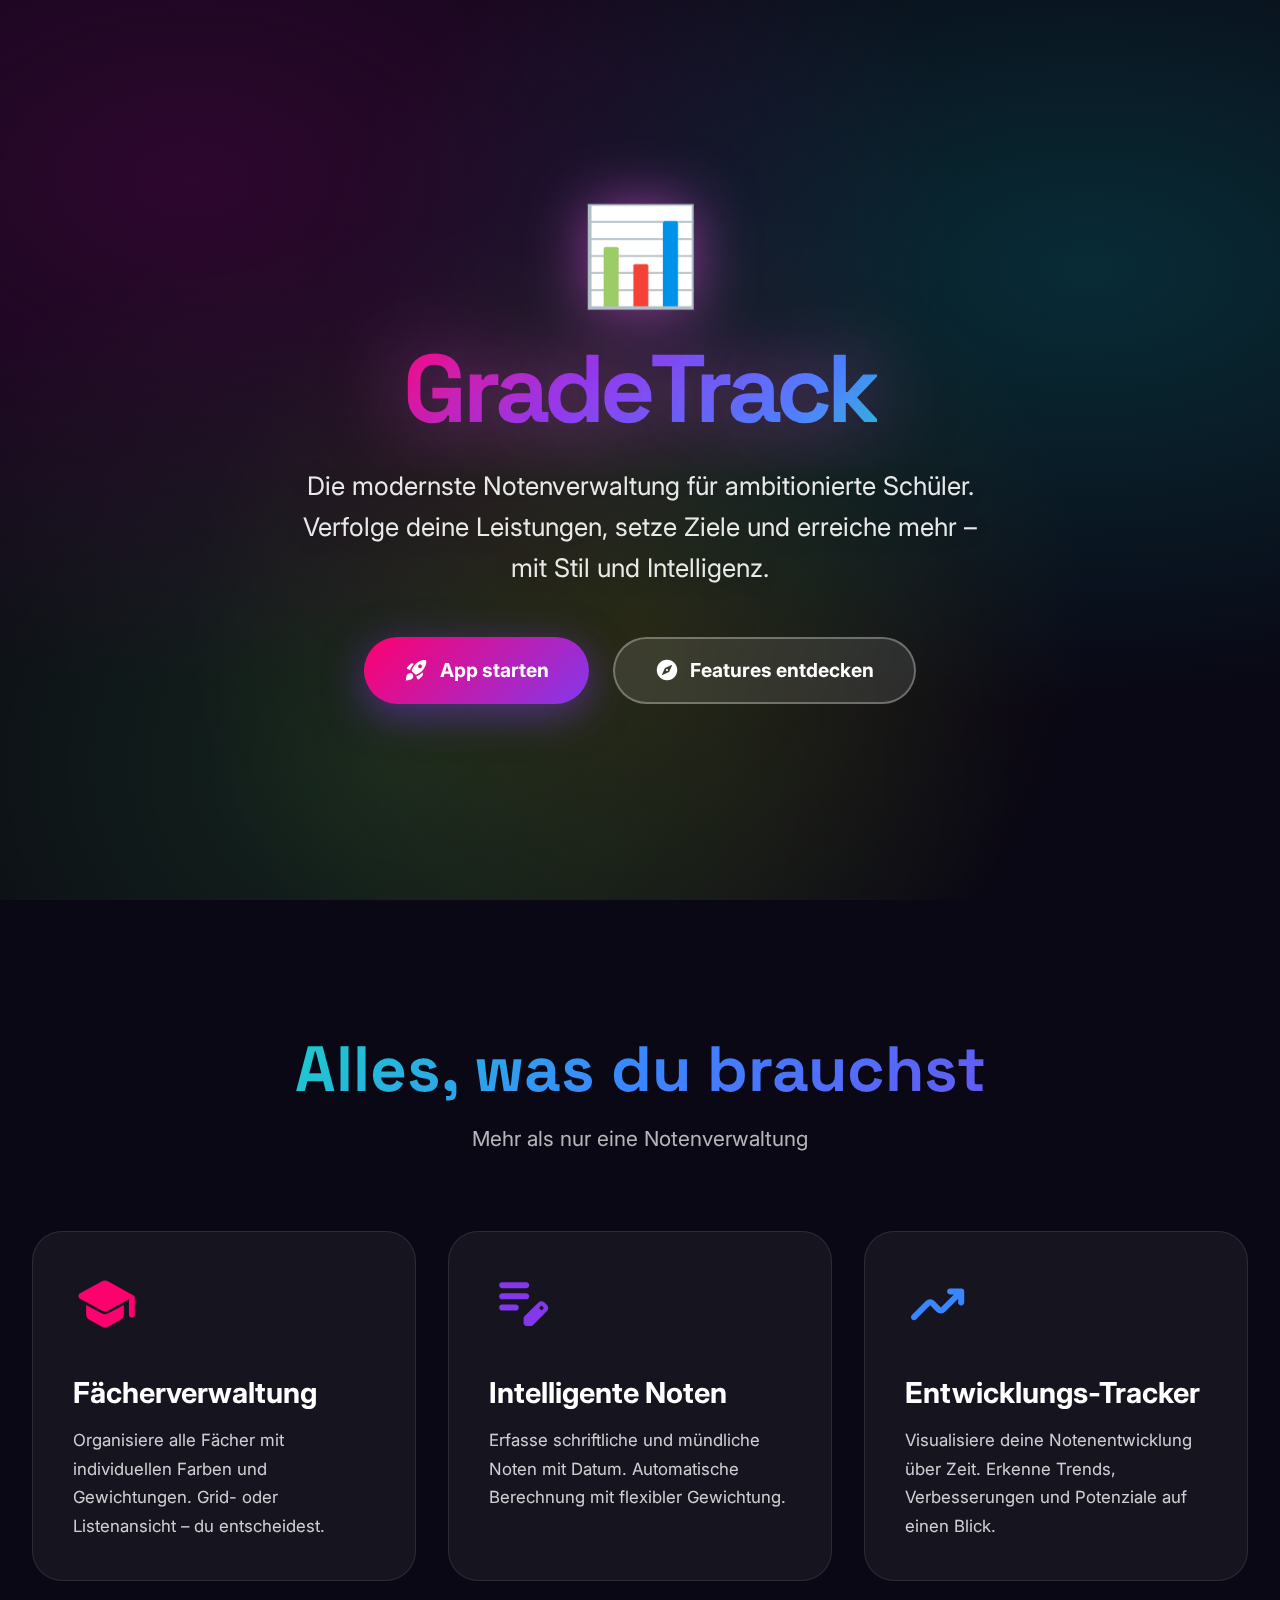
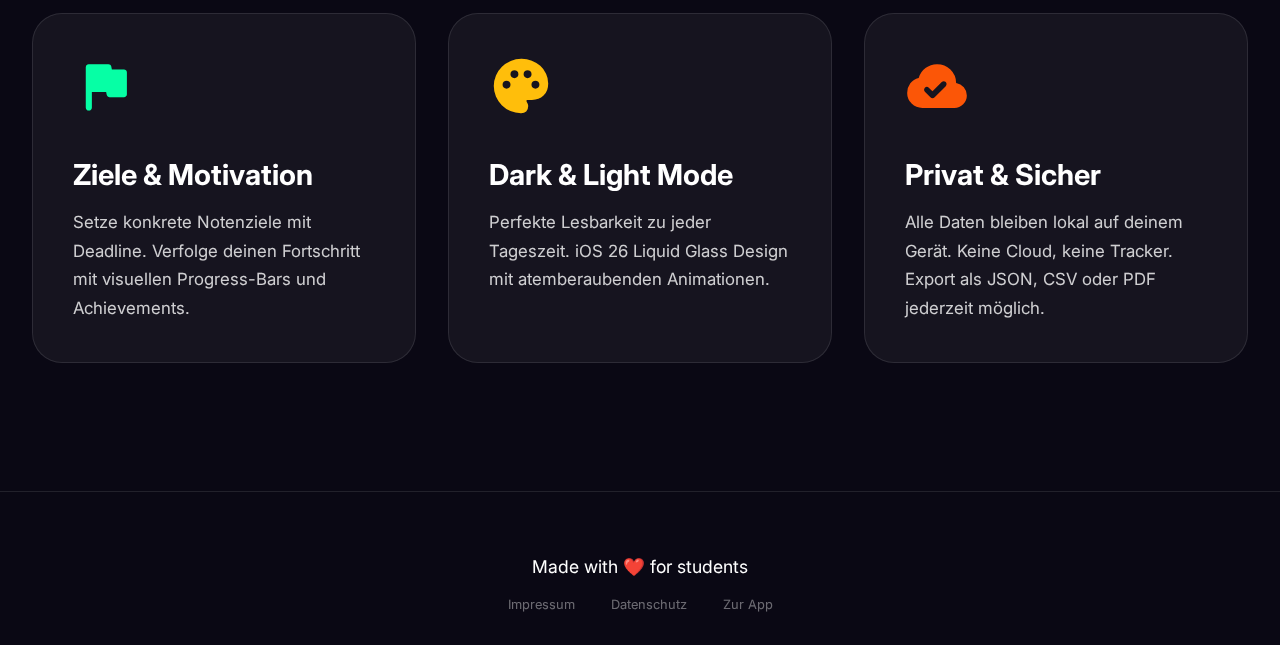
<file: about.html>
<!doctype html>
<html lang="de">
<head>
  <meta charset="utf-8"/>
  <meta name="viewport" content="width=device-width, initial-scale=1"/>
  <title>GradeTrack - Deine intelligente Notenverwaltung 📊</title>
  <link rel="icon" href="/favicon.svg"/>
  <link rel="stylesheet" href="https://fonts.googleapis.com/css2?family=Material+Symbols+Rounded:opsz,wght,FILL,GRAD@20..48,100..700,0..1,-50..200"/>
  <link rel="preconnect" href="https://fonts.googleapis.com">
  <link rel="preconnect" href="https://fonts.gstatic.com" crossorigin>
  <link href="https://fonts.googleapis.com/css2?family=Inter:wght@400;600;800&family=Space+Grotesk:wght@700&display=swap" rel="stylesheet">
  <style>
    * { margin: 0; padding: 0; box-sizing: border-box; }
    html { scroll-behavior: smooth; }
    
    body {
      font-family: 'Inter', -apple-system, BlinkMacSystemFont, system-ui, sans-serif;
      background: #0a0814;
      color: #fff;
      overflow-x: hidden;
    }
    
    /* Animated gradient background */
    body::before {
      content: '';
      position: fixed;
      inset: 0;
      background: 
        radial-gradient(ellipse at 15% 20%, rgba(255, 0, 200, 0.15), transparent 50%),
        radial-gradient(ellipse at 85% 30%, rgba(0, 255, 255, 0.15), transparent 50%),
        radial-gradient(ellipse at 50% 70%, rgba(255, 200, 0, 0.1), transparent 50%),
        radial-gradient(ellipse at 30% 85%, rgba(100, 255, 100, 0.12), transparent 50%);
      animation: gradientShift 15s ease infinite;
      z-index: -1;
    }
    
    @keyframes gradientShift {
      0%, 100% { opacity: 1; }
      50% { opacity: 0.8; }
    }
    
    /* Hero Section */
    .hero {
      min-height: 100vh;
      display: flex;
      flex-direction: column;
      align-items: center;
      justify-content: center;
      text-align: center;
      padding: 2rem;
      position: relative;
    }
    
    .hero-logo {
      font-size: 6rem;
      margin-bottom: 1rem;
      animation: float 3s ease-in-out infinite, rotate 20s linear infinite;
      filter: drop-shadow(0 0 30px rgba(255,100,255,0.5));
    }
    
    @keyframes float {
      0%, 100% { transform: translateY(0) scale(1); }
      50% { transform: translateY(-20px) scale(1.1); }
    }
    
    @keyframes rotate {
      from { filter: hue-rotate(0deg) drop-shadow(0 0 30px rgba(255,100,255,0.5)); }
      to { filter: hue-rotate(360deg) drop-shadow(0 0 30px rgba(255,100,255,0.5)); }
    }
    
    .hero h1 {
      font-family: 'Space Grotesk', sans-serif;
      font-size: clamp(3rem, 10vw, 6rem);
      font-weight: 800;
      letter-spacing: -0.05em;
      background: linear-gradient(135deg, 
        #ff006e 0%, 
        #8338ec 20%, 
        #3a86ff 40%, 
        #06ffa5 60%, 
        #ffbe0b 80%, 
        #fb5607 100%);
      background-size: 200% 200%;
      -webkit-background-clip: text;
      -webkit-text-fill-color: transparent;
      background-clip: text;
      animation: rainbowFlow 8s ease infinite, fadeInUp 1s ease-out;
      margin-bottom: 1rem;
      text-shadow: 0 0 80px rgba(255,100,255,0.5);
    }
    
    @keyframes rainbowFlow {
      0%, 100% { background-position: 0% 50%; }
      50% { background-position: 100% 50%; }
    }
    
    @keyframes fadeInUp {
      from { opacity: 0; transform: translateY(50px); }
      to { opacity: 1; transform: translateY(0); }
    }
    
    .hero p {
      font-size: clamp(1.2rem, 3vw, 1.6rem);
      color: rgba(255,255,255,0.9);
      max-width: 700px;
      margin: 0 auto 3rem;
      animation: fadeInUp 1s ease-out 0.3s backwards;
      line-height: 1.6;
      text-shadow: 0 2px 20px rgba(0,0,0,0.3);
    }
    
    .cta-buttons {
      display: flex;
      gap: 1.5rem;
      flex-wrap: wrap;
      justify-content: center;
      animation: fadeInUp 1s ease-out 0.6s backwards;
    }
    
    .btn {
      padding: 1.2rem 2.5rem;
      border-radius: 50px;
      font-weight: 700;
      font-size: 1.2rem;
      border: none;
      cursor: pointer;
      transition: all 0.4s cubic-bezier(0.34, 1.56, 0.64, 1);
      text-decoration: none;
      display: inline-flex;
      align-items: center;
      gap: 0.7rem;
      position: relative;
      overflow: hidden;
    }
    
    .btn::before {
      content: '';
      position: absolute;
      inset: 0;
      background: linear-gradient(45deg, transparent, rgba(255,255,255,0.3), transparent);
      transform: translateX(-100%);
      transition: transform 0.6s;
    }
    
    .btn:hover::before {
      transform: translateX(100%);
    }
    
    .btn-primary {
      background: linear-gradient(135deg, #ff006e, #8338ec, #3a86ff);
      background-size: 200% 200%;
      color: white;
      box-shadow: 0 10px 40px rgba(131, 56, 236, 0.5);
      animation: gradientShift 3s ease infinite;
    }
    
    .btn-primary:hover {
      transform: translateY(-5px) scale(1.05);
      box-shadow: 0 20px 60px rgba(131, 56, 236, 0.7);
    }
    
    .btn-secondary {
      background: rgba(255,255,255,0.1);
      backdrop-filter: blur(20px);
      color: white;
      border: 2px solid rgba(255,255,255,0.3);
    }
    
    .btn-secondary:hover {
      background: rgba(255,255,255,0.2);
      border-color: #06ffa5;
      box-shadow: 0 10px 40px rgba(6, 255, 165, 0.3);
      transform: translateY(-5px);
    }
    
    /* Features Section */
    .features {
      padding: 8rem 2rem;
      position: relative;
    }
    
    .features-title {
      text-align: center;
      font-family: 'Space Grotesk', sans-serif;
      font-size: clamp(2.5rem, 6vw, 4rem);
      margin-bottom: 1rem;
      background: linear-gradient(135deg, #06ffa5, #3a86ff, #8338ec);
      -webkit-background-clip: text;
      -webkit-text-fill-color: transparent;
      background-clip: text;
    }
    
    .features-subtitle {
      text-align: center;
      font-size: 1.3rem;
      color: rgba(255,255,255,0.7);
      margin-bottom: 5rem;
    }
    
    .features-grid {
      display: grid;
      grid-template-columns: repeat(auto-fit, minmax(320px, 1fr));
      gap: 2rem;
      max-width: 1300px;
      margin: 0 auto;
    }
    
    .feature-card {
      background: rgba(255,255,255,0.05);
      backdrop-filter: blur(20px);
      border: 1px solid rgba(255,255,255,0.1);
      border-radius: 30px;
      padding: 2.5rem;
      transition: all 0.5s cubic-bezier(0.34, 1.56, 0.64, 1);
      position: relative;
      overflow: hidden;
    }
    
    .feature-card::before {
      content: '';
      position: absolute;
      inset: 0;
      border-radius: 30px;
      padding: 2px;
      background: linear-gradient(135deg, transparent, rgba(255,255,255,0.2), transparent);
      -webkit-mask: linear-gradient(#fff 0 0) content-box, linear-gradient(#fff 0 0);
      -webkit-mask-composite: xor;
      mask-composite: exclude;
      opacity: 0;
      transition: opacity 0.5s;
    }
    
    .feature-card:hover::before {
      opacity: 1;
    }
    
    .feature-card:hover {
      transform: translateY(-15px) scale(1.02);
      box-shadow: 0 30px 80px rgba(0,0,0,0.5);
      border-color: rgba(255,255,255,0.3);
    }
    
    .feature-card:nth-child(1) { animation: fadeInUp 0.8s ease-out 0.1s backwards; }
    .feature-card:nth-child(2) { animation: fadeInUp 0.8s ease-out 0.2s backwards; }
    .feature-card:nth-child(3) { animation: fadeInUp 0.8s ease-out 0.3s backwards; }
    .feature-card:nth-child(4) { animation: fadeInUp 0.8s ease-out 0.4s backwards; }
    .feature-card:nth-child(5) { animation: fadeInUp 0.8s ease-out 0.5s backwards; }
    .feature-card:nth-child(6) { animation: fadeInUp 0.8s ease-out 0.6s backwards; }
    
    .feature-icon {
      font-size: 4rem;
      margin-bottom: 1.5rem;
      display: inline-block;
    }
    
    .feature-card:nth-child(1) .feature-icon { color: #ff006e; }
    .feature-card:nth-child(2) .feature-icon { color: #8338ec; }
    .feature-card:nth-child(3) .feature-icon { color: #3a86ff; }
    .feature-card:nth-child(4) .feature-icon { color: #06ffa5; }
    .feature-card:nth-child(5) .feature-icon { color: #ffbe0b; }
    .feature-card:nth-child(6) .feature-icon { color: #fb5607; }
    
    .feature-card h3 {
      font-size: 1.8rem;
      margin-bottom: 1rem;
      font-weight: 700;
    }
    
    .feature-card p {
      color: rgba(255,255,255,0.8);
      line-height: 1.7;
      font-size: 1.05rem;
    }
    
    /* Footer */
    .footer {
      padding: 4rem 2rem 2rem;
      text-align: center;
      border-top: 1px solid rgba(255,255,255,0.1);
    }
    
    .footer a {
      color: rgba(255,255,255,0.4);
      text-decoration: none;
      font-size: 0.8rem;
      margin: 0 1rem;
      transition: color 0.3s;
    }
    
    .footer a:hover {
      color: #06ffa5;
    }
    
    .material-symbols-rounded {
      font-variation-settings: 'FILL' 1, 'wght' 500, 'GRAD' 0, 'opsz' 24;
    }
  </style>
</head>
<body>
  <section class="hero">
    <div class="hero-logo">📊</div>
    <h1>GradeTrack</h1>
    <p>Die modernste Notenverwaltung für ambitionierte Schüler. Verfolge deine Leistungen, setze Ziele und erreiche mehr – mit Stil und Intelligenz.</p>
    <div class="cta-buttons">
      <a href="/" class="btn btn-primary">
        <span class="material-symbols-rounded">rocket_launch</span>
        App starten
      </a>
      <a href="#features" class="btn btn-secondary">
        <span class="material-symbols-rounded">explore</span>
        Features entdecken
      </a>
    </div>
  </section>
  
  <section id="features" class="features">
    <h2 class="features-title">Alles, was du brauchst</h2>
    <p class="features-subtitle">Mehr als nur eine Notenverwaltung</p>
    
    <div class="features-grid">
      <div class="feature-card">
        <div class="feature-icon">
          <span class="material-symbols-rounded" style="font-size:4rem">school</span>
        </div>
        <h3>Fächerverwaltung</h3>
        <p>Organisiere alle Fächer mit individuellen Farben und Gewichtungen. Grid- oder Listenansicht – du entscheidest.</p>
      </div>
      
      <div class="feature-card">
        <div class="feature-icon">
          <span class="material-symbols-rounded" style="font-size:4rem">edit_note</span>
        </div>
        <h3>Intelligente Noten</h3>
        <p>Erfasse schriftliche und mündliche Noten mit Datum. Automatische Berechnung mit flexibler Gewichtung.</p>
      </div>
      
      <div class="feature-card">
        <div class="feature-icon">
          <span class="material-symbols-rounded" style="font-size:4rem">trending_up</span>
        </div>
        <h3>Entwicklungs-Tracker</h3>
        <p>Visualisiere deine Notenentwicklung über Zeit. Erkenne Trends, Verbesserungen und Potenziale auf einen Blick.</p>
      </div>
      
      <div class="feature-card">
        <div class="feature-icon">
          <span class="material-symbols-rounded" style="font-size:4rem">flag</span>
        </div>
        <h3>Ziele & Motivation</h3>
        <p>Setze konkrete Notenziele mit Deadline. Verfolge deinen Fortschritt mit visuellen Progress-Bars und Achievements.</p>
      </div>
      
      <div class="feature-card">
        <div class="feature-icon">
          <span class="material-symbols-rounded" style="font-size:4rem">palette</span>
        </div>
        <h3>Dark & Light Mode</h3>
        <p>Perfekte Lesbarkeit zu jeder Tageszeit. iOS 26 Liquid Glass Design mit atemberaubenden Animationen.</p>
      </div>
      
      <div class="feature-card">
        <div class="feature-icon">
          <span class="material-symbols-rounded" style="font-size:4rem">cloud_done</span>
        </div>
        <h3>Privat & Sicher</h3>
        <p>Alle Daten bleiben lokal auf deinem Gerät. Keine Cloud, keine Tracker. Export als JSON, CSV oder PDF jederzeit möglich.</p>
      </div>
    </div>
  </section>
  
  <footer class="footer">
    <div style="margin-bottom:1rem;font-size:1.1rem;">Made with ❤️ for students</div>
    <div>
      <a href="/impressum.html">Impressum</a>
      <a href="/datenschutz.html">Datenschutz</a>
      <a href="/">Zur App</a>
    </div>
  </footer>
</body>
</html>
</file>
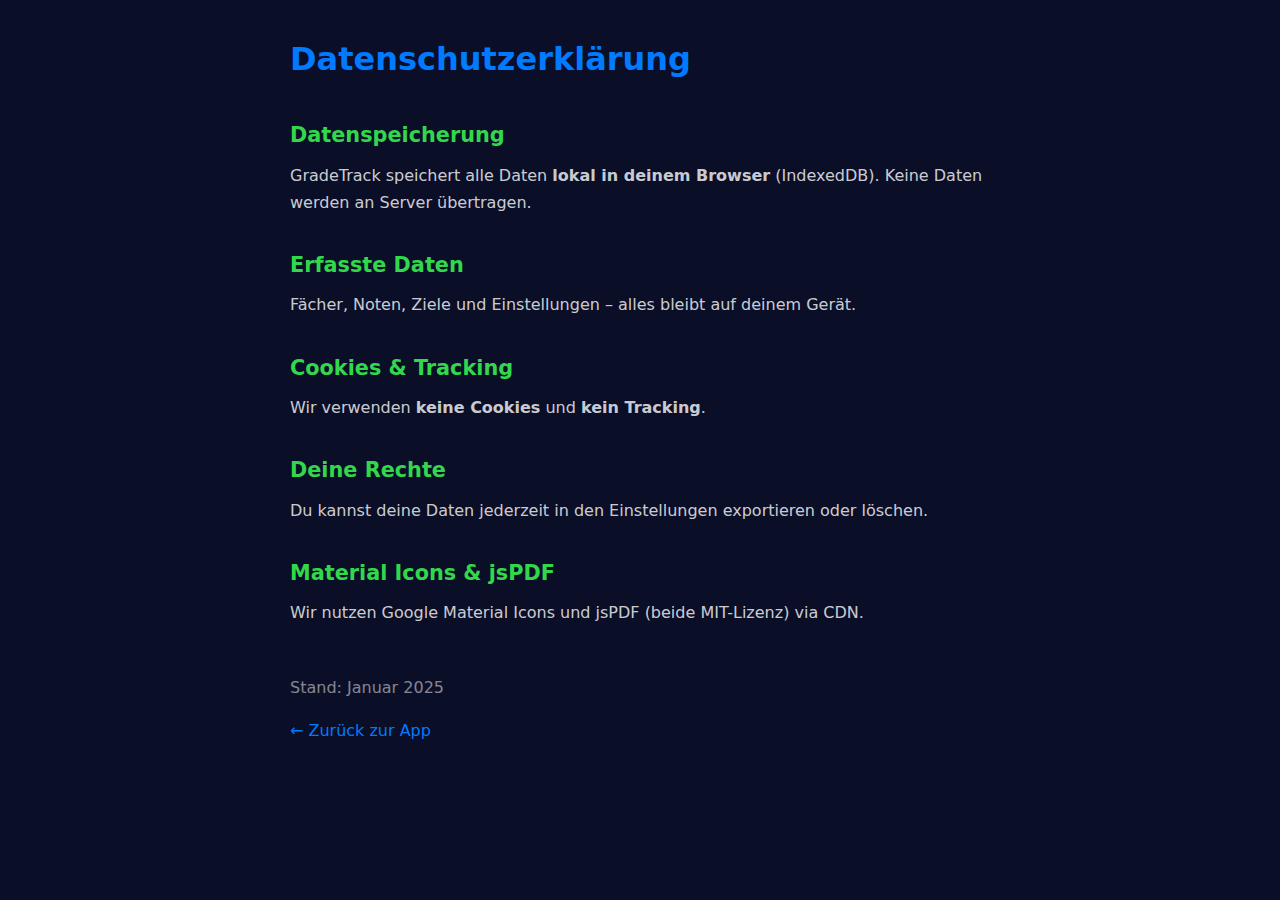
<file: datenschutz.html>
<!doctype html>
<html lang="de">
<head>
  <meta charset="utf-8"/>
  <meta name="viewport" content="width=device-width, initial-scale=1"/>
  <title>Datenschutz - GradeTrack</title>
  <link rel="icon" href="/favicon.svg"/>
  <style>
    * { margin: 0; padding: 0; box-sizing: border-box; }
    body {
      font-family: -apple-system, BlinkMacSystemFont, system-ui, sans-serif;
      background: #0a0e27;
      color: rgba(255,255,255,0.8);
      padding: 2rem;
      line-height: 1.7;
    }
    .container { max-width: 700px; margin: 0 auto; }
    h1 { color: #007AFF; margin-bottom: 2rem; font-size: 2rem; }
    h2 { color: #32D74B; margin-top: 2rem; margin-bottom: 0.5rem; font-size: 1.3rem; }
    a { color: #007AFF; text-decoration: none; }
    a:hover { text-decoration: underline; }
    p { margin-bottom: 1rem; }
  </style>
</head>
<body>
  <div class="container">
    <h1>Datenschutzerklärung</h1>
    
    <h2>Datenspeicherung</h2>
    <p>GradeTrack speichert alle Daten <strong>lokal in deinem Browser</strong> (IndexedDB). Keine Daten werden an Server übertragen.</p>
    
    <h2>Erfasste Daten</h2>
    <p>Fächer, Noten, Ziele und Einstellungen – alles bleibt auf deinem Gerät.</p>
    
    <h2>Cookies & Tracking</h2>
    <p>Wir verwenden <strong>keine Cookies</strong> und <strong>kein Tracking</strong>.</p>
    
    <h2>Deine Rechte</h2>
    <p>Du kannst deine Daten jederzeit in den Einstellungen exportieren oder löschen.</p>
    
    <h2>Material Icons & jsPDF</h2>
    <p>Wir nutzen Google Material Icons und jsPDF (beide MIT-Lizenz) via CDN.</p>
    
    <p style="margin-top:3rem; color:rgba(255,255,255,0.5)">Stand: Januar 2025</p>
    <p><a href="/">← Zurück zur App</a></p>
  </div>
</body>
</html>
</file>
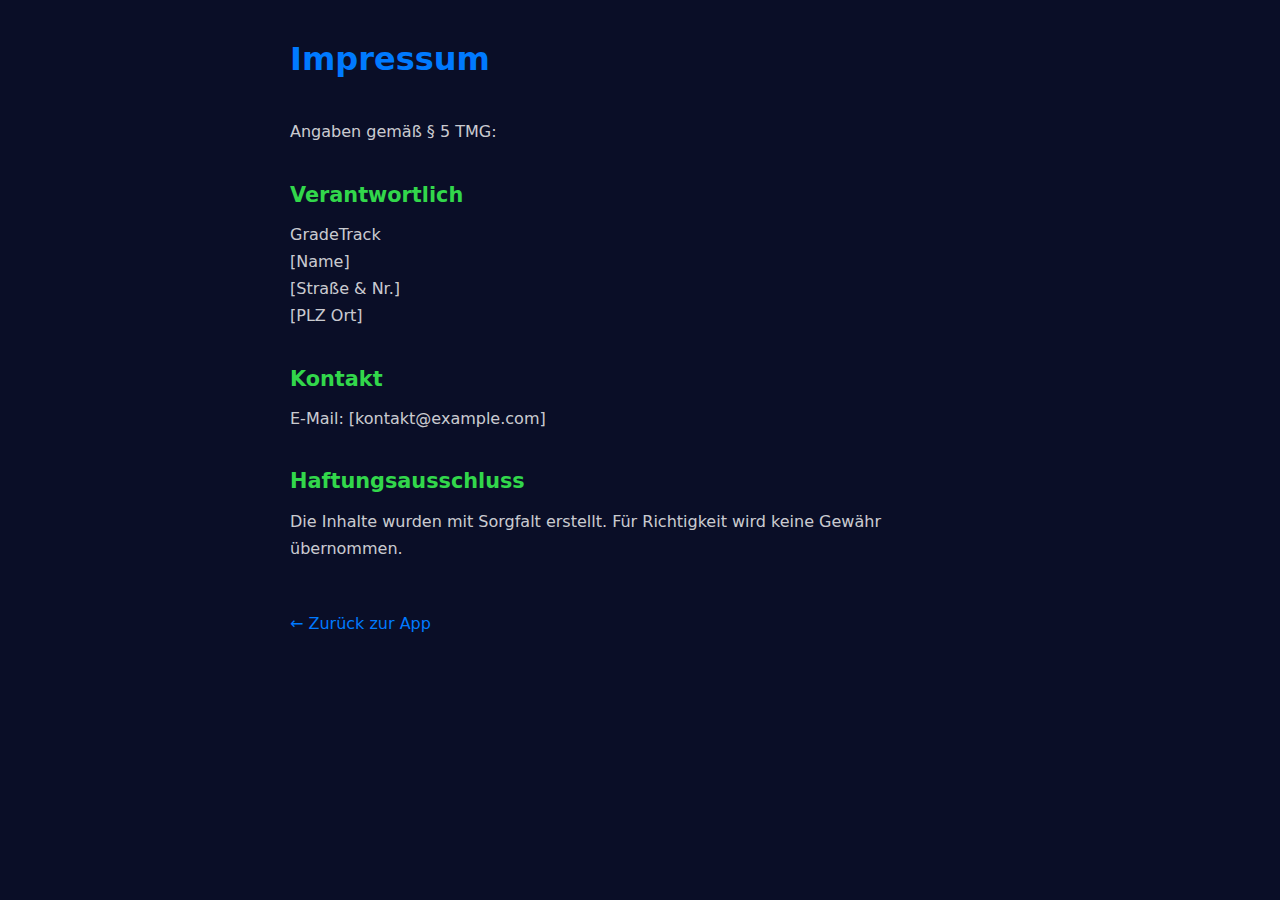
<file: impressum.html>
<!doctype html>
<html lang="de">
<head>
  <meta charset="utf-8"/>
  <meta name="viewport" content="width=device-width, initial-scale=1"/>
  <title>Impressum - GradeTrack</title>
  <link rel="icon" href="/favicon.svg"/>
  <style>
    * { margin: 0; padding: 0; box-sizing: border-box; }
    body {
      font-family: -apple-system, BlinkMacSystemFont, system-ui, sans-serif;
      background: #0a0e27;
      color: rgba(255,255,255,0.8);
      padding: 2rem;
      line-height: 1.7;
    }
    .container { max-width: 700px; margin: 0 auto; }
    h1 { color: #007AFF; margin-bottom: 2rem; font-size: 2rem; }
    h2 { color: #32D74B; margin-top: 2rem; margin-bottom: 0.5rem; font-size: 1.3rem; }
    a { color: #007AFF; text-decoration: none; }
    a:hover { text-decoration: underline; }
    p { margin-bottom: 1rem; }
  </style>
</head>
<body>
  <div class="container">
    <h1>Impressum</h1>
    
    <p>Angaben gemäß § 5 TMG:</p>
    
    <h2>Verantwortlich</h2>
    <p>
      GradeTrack<br>
      [Name]<br>
      [Straße & Nr.]<br>
      [PLZ Ort]
    </p>
    
    <h2>Kontakt</h2>
    <p>E-Mail: [kontakt@example.com]</p>
    
    <h2>Haftungsausschluss</h2>
    <p>Die Inhalte wurden mit Sorgfalt erstellt. Für Richtigkeit wird keine Gewähr übernommen.</p>
    
    <p style="margin-top:3rem"><a href="/">← Zurück zur App</a></p>
  </div>
</body>
</html>
</file>
